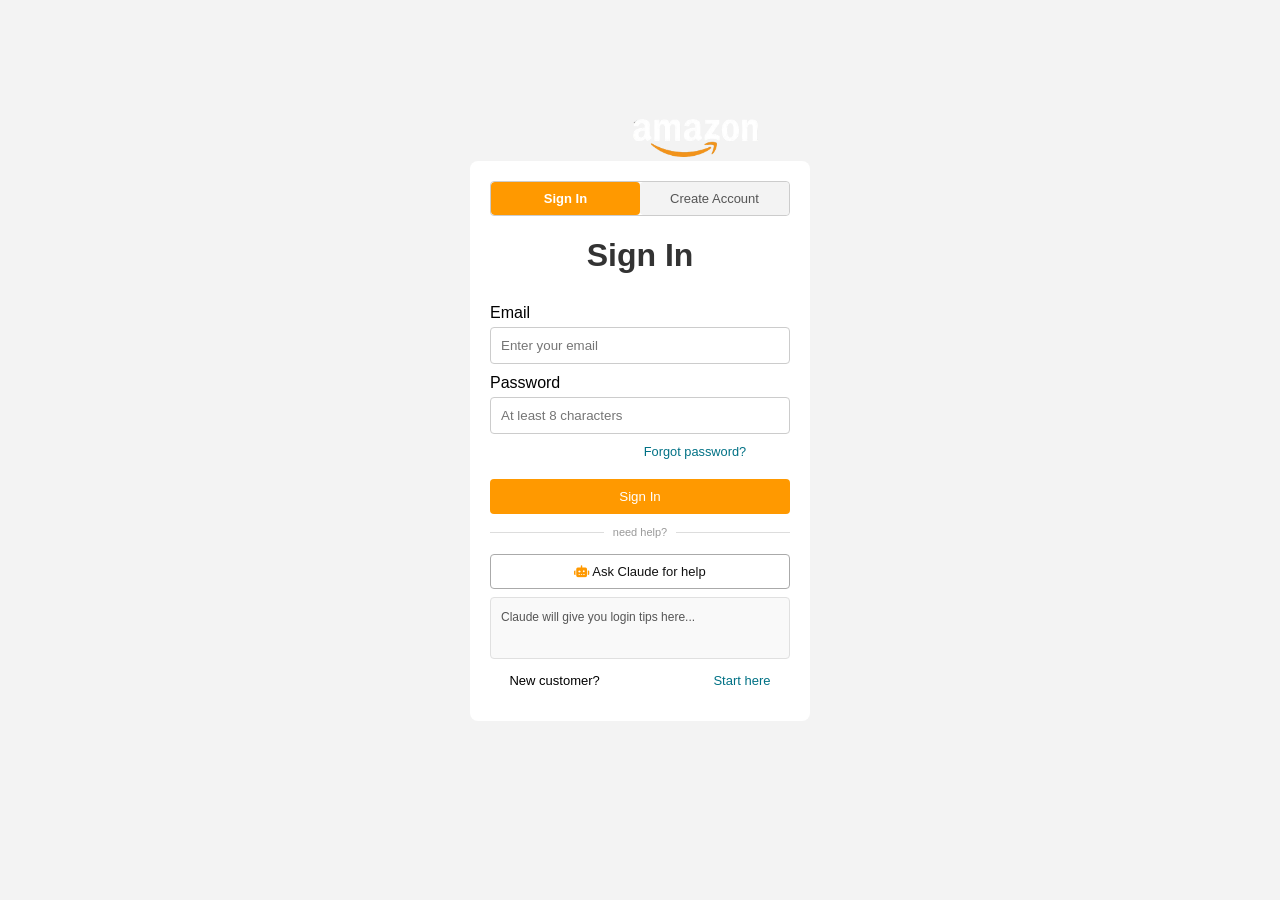
<file: u1.html>
<!DOCTYPE html>
<html>
<head>
  <meta charset='utf-8'>
  <meta http-equiv='X-UA-Compatible' content='IE=edge'>
  <meta name='viewport' content='width=device-width, initial-scale=1'>
  <title>Sign In - Amezone</title>
  <link rel="stylesheet" href="https://cdnjs.cloudflare.com/ajax/libs/font-awesome/6.5.0/css/all.min.css">

  <style>
    /* ===== ORIGINAL CSS SAME RAKHYO ===== */
    body {
      font-family: Arial, sans-serif;
      background-color: #f3f3f3;
      display: flex;
      flex-direction: column;
      justify-content: center;
      align-items: center;
      min-height: 100vh;
      margin: 0;
    }

    .logo-si {
      display: flex;
      flex-direction: column;
      align-items: center;
    }

    .logo-si a {
      align-items: center;
      margin-left: 110px;
    }

    .container label {
      font-family: 'Gill Sans', 'Gill Sans MT', 'Calibri', 'Trebuchet MS', sans-serif;
    }

    .container {
      background: white;
      padding: 20px;
      border-radius: 8px;
      width: 300px;
      text-align: center;
      margin-bottom: 60px;
    }

    .container:hover {
      box-shadow: 10px 10px 10px rgba(0,0,0,0.4);
    }

    .container small {
      margin-top: 10px;
    }

    .container input:hover {
      box-shadow: 10px 10px 10px rgba(0,0,0,0.4);
    }

    .container a {
      margin-right: 110px;
    }

    h1 {
      color: #333;
      margin-bottom: 20px;
    }

    form {
      display: flex;
      flex-direction: column;
    }

    label {
      margin-top: 10px;
      text-align: left;
    }

    input {
      padding: 10px;
      margin-top: 5px;
      border: 1px solid #ccc;
      border-radius: 4px;
    }

    button {
      margin-top: 20px;
      padding: 10px;
      background-color: #ff9900;
      color: white;
      border: none;
      border-radius: 4px;
      cursor: pointer;
    }

    button:hover {
      background-color: #e68a00;
    }

    small {
      color: #666;
      font-size: 0.8em;
    }

    a {
      color: #007185;
      text-decoration: none;
    }

    /* ===== NAVA CSS - SIRF JARURI ===== */
    .tabs {
      display: flex;
      margin-bottom: 16px;
      border-radius: 4px;
      overflow: hidden;
      border: 1px solid #ccc;
    }
    .tab {
      flex: 1;
      padding: 9px;
      font-size: 13px;
      cursor: pointer;
      background: #f3f3f3;
      color: #555;
      border: none;
      margin-top: 0;
      font-family: Arial, sans-serif;
      transition: all 0.2s;
    }
    .tab.active { background: #ff9900; color: #fff; font-weight: bold; }
    .tab:hover  { background: #ffa500; color: #fff; }

    .msg {
      padding: 9px 12px;
      border-radius: 4px;
      font-size: 13px;
      margin-bottom: 10px;
      text-align: left;
      display: none;
    }
    .msg.success { background:#dff0d8; color:#3c763d; border:1px solid #c3e6cb; display:block; }
    .msg.error   { background:#fde8e8; color:#c0392b; border:1px solid #f5c6c6; display:block; }
    .msg.info    { background:#d9edf7; color:#31708f; border:1px solid #b8daff; display:block; }

    .btn-ai {
      margin-top: 10px;
      padding: 9px;
      background-color: #fff;
      color: #111;
      border: 1px solid #aaa;
      border-radius: 4px;
      cursor: pointer;
      font-size: 13px;
      width: 100%;
      font-family: Arial, sans-serif;
    }
    .btn-ai:hover { background-color: #f3f3f3; }

    .ai-box {
      background: #f9f9f9;
      border: 1px solid #e0e0e0;
      border-radius: 4px;
      padding: 10px;
      font-size: 12px;
      color: #555;
      margin-top: 8px;
      text-align: left;
      min-height: 40px;
      line-height: 1.5;
    }

    .divider {
      text-align: center;
      font-size: 11px;
      color: #999;
      margin: 12px 0 6px;
      position: relative;
    }
    .divider::before, .divider::after {
      content: '';
      position: absolute;
      top: 50%;
      width: 38%;
      height: 1px;
      background: #ddd;
    }
    .divider::before { left: 0; }
    .divider::after  { right: 0; }

    .spinner {
      display: inline-block;
      width: 12px; height: 12px;
      border: 2px solid #ddd;
      border-top-color: #ff9900;
      border-radius: 50%;
      animation: spin 0.6s linear infinite;
      vertical-align: middle;
      margin-right: 5px;
    }
    @keyframes spin { to { transform: rotate(360deg); } }

    /* Welcome card */
    .welcome-card {
      display: none;
      background: white;
      padding: 30px 20px;
      border-radius: 8px;
      width: 300px;
      text-align: center;
      margin-bottom: 60px;
    }
    .welcome-card:hover { box-shadow: 10px 10px 10px rgba(0,0,0,0.4); }
    .avatar {
      width: 60px; height: 60px;
      border-radius: 50%;
      background: #ff9900;
      color: #fff;
      font-size: 22px;
      font-weight: bold;
      display: flex; align-items: center; justify-content: center;
      margin: 0 auto 12px;
    }
    .welcome-card h2 { color: #333; font-size: 18px; margin-bottom: 6px; }
    .welcome-card p  { color: #777; font-size: 13px; margin-bottom: 16px; }
    .btn-logout {
      margin-top: 10px;
      padding: 9px;
      background: #f3f3f3;
      color: #111;
      border: 1px solid #ccc;
      border-radius: 4px;
      cursor: pointer;
      font-size: 13px;
      width: 100%;
      font-family: Arial, sans-serif;
    }
    .btn-logout:hover { background: #e0e0e0; color: white; }
  </style>
</head>
<body>

  <div class="logo-si">
    <a href="index.html">
      <img src="logo.png" width="125" alt="Amezone">
    </a>

    <!-- AUTH CARD -->
    <div class="container" id="auth-card">

      <div class="tabs">
        <button class="tab active" onclick="switchTab('signin')">Sign In</button>
        <button class="tab" onclick="switchTab('signup')">Create Account</button>
      </div>

      <div class="msg" id="msg"></div>

      <!-- SIGN IN -->
      <div id="signin-section">
        <h1>Sign In</h1>
        <form onsubmit="doSignIn(event)">
          <label for="si-email">Email</label>
          <input type="email" id="si-email" placeholder="Enter your email" required>

          <label for="si-pass">Password</label>
          <input type="password" id="si-pass" placeholder="At least 8 characters" required>
          <small><a onclick="forgotPassword()" style="margin-right:0;cursor:pointer">Forgot password?</a></small>

          <button type="submit" id="signin-btn">Sign In</button>
        </form>

        <div class="divider">need help?</div>
        <button class="btn-ai" onclick="askAI()">
          <i class="fa-solid fa-robot" style="color:#ff9900;font-size:12px"></i>
          Ask Claude for help
        </button>
        <div class="ai-box" id="ai-reply">Claude will give you login tips here...</div>

        <p style="margin-top:14px;font-size:13px;">New customer?
          <a onclick="switchTab('signup')" style="margin-right:0;cursor:pointer">Start here</a>
        </p>
      </div>

      <!-- SIGN UP -->
      <div id="signup-section" style="display:none">
        <h1>Create account</h1>
        <form onsubmit="doSignUp(event)">
          <label for="su-name">Your name</label>
          <input type="text" id="su-name" placeholder="First and last name" required>

          <label for="su-email">Email</label>
          <input type="email" id="su-email" placeholder="Enter your email" required>

          <label for="su-phone">Mobile <small>(optional)</small></label>
          <input type="tel" id="su-phone" placeholder="+91 98765 43210">

          <label for="su-pass">Password</label>
          <input type="password" id="su-pass" placeholder="At least 8 characters" required>
          <small>Passwords must be at least 8 characters.</small>

          <label for="su-pass2">Re-enter password</label>
          <input type="password" id="su-pass2" placeholder="Confirm password" required>

          <button type="submit" id="signup-btn">Create your account</button>
        </form>

        <p style="margin-top:14px;font-size:13px;">
          Already have an account?
          <a onclick="switchTab('signin')" style="margin-right:0;cursor:pointer">Sign In</a>
        </p>
      </div>
    </div>

    <!-- WELCOME CARD -->
    <div class="welcome-card" id="welcome-card">
      <div class="avatar" id="avatar-initials">A</div>
      <h2 id="welcome-name">Welcome!</h2>
      <p id="welcome-email">user@example.com</p>
      <button onclick="window.location.href='index.html'">Continue Shopping</button>
      <button class="btn-logout" onclick="doLogout()">Sign Out</button>
    </div>

  </div>

  <script>
    // ===== API BASE URL =====
    const API_BASE = 'http://localhost:5000/api/auth';

    // ===== PAGE LOAD: already logged in check =====
    window.addEventListener('DOMContentLoaded', () => {
      const user = getStoredUser();
      if (user) showWelcome(user);
    });

    // ===== STORAGE HELPERS =====
    function getStoredUser() {
      return JSON.parse(localStorage.getItem('amezone_user') || 'null');
    }
    function storeUser(user, token) {
      localStorage.setItem('amezone_user', JSON.stringify(user));
      localStorage.setItem('amezone_token', token);
    }
    function clearStorage() {
      localStorage.removeItem('amezone_user');
      localStorage.removeItem('amezone_token');
    }

    // ===== SWITCH TAB =====
    function switchTab(tab) {
      document.querySelectorAll('.tab').forEach((t, i) => {
        t.classList.toggle('active',
          (tab === 'signin' && i === 0) || (tab === 'signup' && i === 1));
      });
      document.getElementById('signin-section').style.display = tab === 'signin' ? 'block' : 'none';
      document.getElementById('signup-section').style.display = tab === 'signup' ? 'block' : 'none';
      clearMsg();
    }

    // ===== MESSAGES =====
    function showMsg(text, type) {
      const m = document.getElementById('msg');
      m.textContent = text;
      m.className = 'msg ' + type;
    }
    function clearMsg() {
      const m = document.getElementById('msg');
      m.className = 'msg';
    }

    // ===== SIGN IN =====
    async function doSignIn(e) {
      e.preventDefault();
      const email = document.getElementById('si-email').value.trim();
      const pass  = document.getElementById('si-pass').value;
      const btn   = document.getElementById('signin-btn');

      btn.disabled = true;
      btn.innerHTML = '<span class="spinner"></span> Signing in...';

      try {
        const res  = await fetch(API_BASE + '/signin', {
          method: 'POST',
          headers: { 'Content-Type': 'application/json' },
          body: JSON.stringify({ email, password: pass })
        });
        const data = await res.json();

        if (data.success) {
          storeUser(data.user, data.token);
          showMsg('Welcome back, ' + data.user.name + '! Redirecting...', 'success');
          setTimeout(() => { window.location.href = 'index.html'; }, 1500);
        } else {
          showMsg(data.message || 'Sign in failed.', 'error');
        }
      } catch (err) {
        showMsg('Cannot connect to server. Make sure server.js is running (node server.js)', 'error');
      } finally {
        btn.disabled = false;
        btn.textContent = 'Sign In';
      }
    }

    // ===== SIGN UP =====
    async function doSignUp(e) {
      e.preventDefault();
      const name  = document.getElementById('su-name').value.trim();
      const email = document.getElementById('su-email').value.trim();
      const phone = document.getElementById('su-phone').value.trim();
      const pass  = document.getElementById('su-pass').value;
      const pass2 = document.getElementById('su-pass2').value;
      const btn   = document.getElementById('signup-btn');

      if (pass !== pass2) { showMsg('Passwords do not match.', 'error'); return; }
      if (pass.length < 8) { showMsg('Password must be at least 8 characters.', 'error'); return; }

      btn.disabled = true;
      btn.innerHTML = '<span class="spinner"></span> Creating account...';

      try {
        const res  = await fetch(API_BASE + '/signup', {
          method: 'POST',
          headers: { 'Content-Type': 'application/json' },
          body: JSON.stringify({ name, email, password: pass, phone })
        });
        const data = await res.json();

        if (data.success) {
          storeUser(data.user, data.token);
          showMsg('Account created! Redirecting...', 'success');
          setTimeout(() => { window.location.href = 'index.html'; }, 1500);
        } else {
          showMsg(data.message || 'Signup failed.', 'error');
        }
      } catch (err) {
        showMsg('Cannot connect to server. Make sure server.js is running (node server.js)', 'error');
      } finally {
        btn.disabled = false;
        btn.textContent = 'Create your account';
      }
    }

    // ===== FORGOT PASSWORD =====
    function forgotPassword() {
      const email = document.getElementById('si-email').value.trim();
      if (!email) {
        showMsg('Enter your email above first, then click Forgot password.', 'info');
        return;
      }
      showMsg('Reset link sent to ' + email + ' (demo — real email needs nodemailer in server.js).', 'info');
    }

    // ===== LOGOUT =====
    function doLogout() {
      clearStorage();
      document.getElementById('welcome-card').style.display = 'none';
      document.getElementById('auth-card').style.display    = 'block';
    }

    // ===== WELCOME =====
    function showWelcome(user) {
      document.getElementById('auth-card').style.display    = 'none';
      document.getElementById('welcome-card').style.display = 'block';
      document.getElementById('welcome-name').textContent   = 'Welcome, ' + user.name + '!';
      document.getElementById('welcome-email').textContent  = user.email;
      const initials = user.name.split(' ').map(w => w[0]).join('').toUpperCase().slice(0, 2);
      document.getElementById('avatar-initials').textContent = initials;
    }

    // ===== CLAUDE AI HELP =====
    async function askAI() {
      const email = document.getElementById('si-email').value.trim();
      const box   = document.getElementById('ai-reply');

      box.innerHTML = '<span class="spinner"></span> Claude is thinking...';

      const prompt = email
        ? `User on "Amezone" shopping site having trouble signing in with: ${email}. Give 2-3 short friendly tips. Plain text only.`
        : `User on "Amezone" shopping site needs sign in help. Give 2-3 short friendly tips. Plain text only.`;

      try {
        const res  = await fetch('https://api.anthropic.com/v1/messages', {
          method: 'POST',
          headers: { 'Content-Type': 'application/json' },
          body: JSON.stringify({
            model: 'claude-sonnet-4-20250514',
            max_tokens: 200,
            messages: [{ role: 'user', content: prompt }]
          })
        });
        const data = await res.json();
        box.textContent = data.content?.[0]?.text || 'No response.';
      } catch (err) {
        box.textContent = 'Could not connect to Claude.';
      }
    }
  </script>
</body>
</html>
</file>
